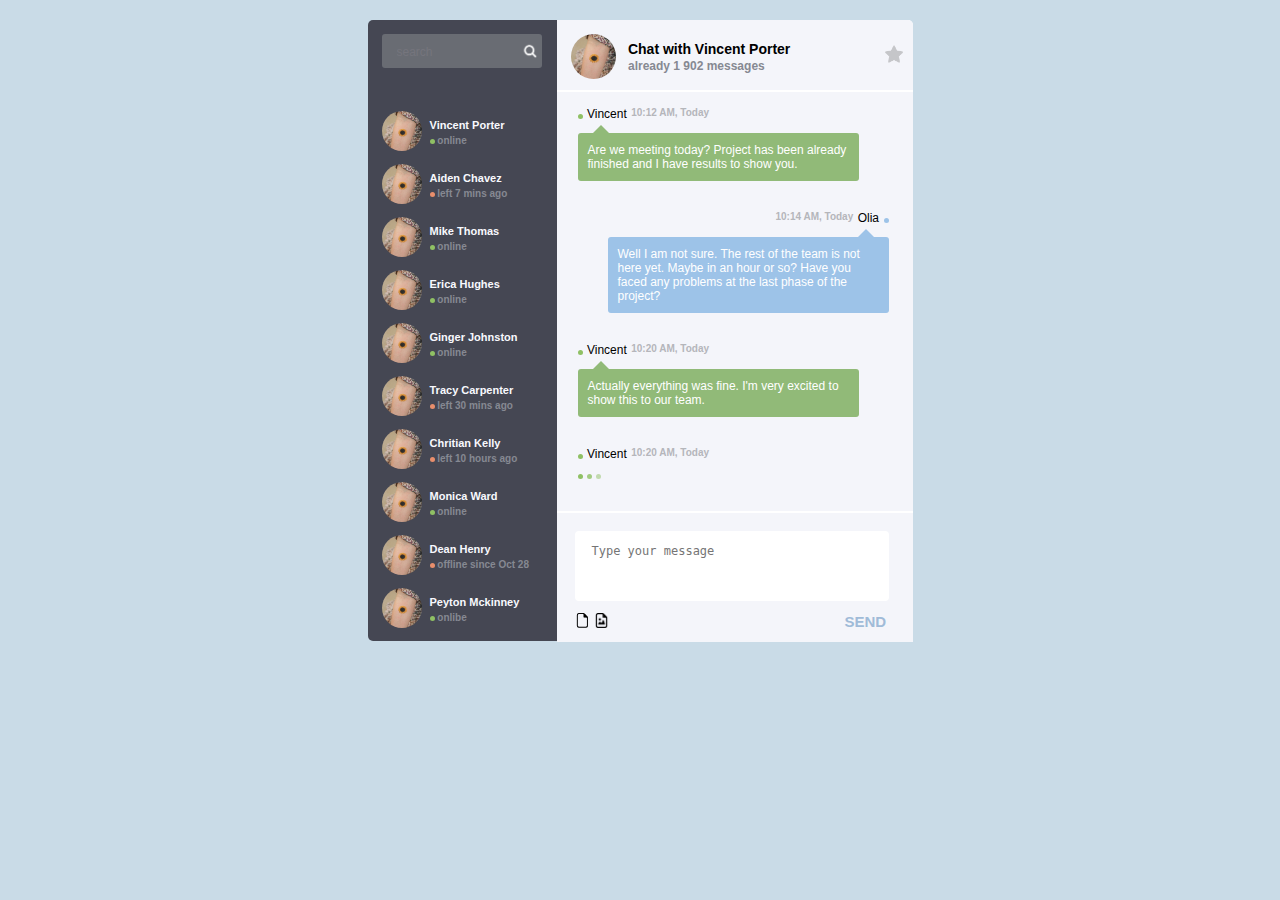
<file: chat-frame/index.html>
<!DOCTYPE html>
<html lang="en">
<head>
    <meta charset="UTF-8">
    <meta name="viewport" content="width=device-width, initial-scale=1.0">
    <link rel="stylesheet" href="style.css">
    <title>Chat Frame</title>
</head>
<body>
    <div class="chat-frame">
        <div class="right-content">
            <div class="search">
                <input type="text" name="search" id="" placeholder="search">
            </div>
            <div class="you-chat">
                <div class="human">
                    <img src="img/832c0a298c41dfe2c4de338bc19a95e2.jpg" alt="">
                    <div class="name">
                        <h1>Vincent Porter</h1>
                        <h2>
                            <span class="status green"></span>
                            online
                        </h2>
                    </div>
                </div>
                <div class="human">
                    <img src="img/832c0a298c41dfe2c4de338bc19a95e2.jpg" alt="">
                    <div class="name">
                        <h1>Aiden Chavez</h1>
                        <h2>
                            <span class="status orange"></span>
                            left 7 mins ago
                        </h2>
                    </div>
                </div>
                <div class="human">
                    <img src="img/832c0a298c41dfe2c4de338bc19a95e2.jpg" alt="">
                    <div class="name">
                        <h1>Mike Thomas</h1>
                        <h2>
                            <span class="status green"></span>
                            online
                        </h2>
                    </div>
                </div>
                <div class="human">
                    <img src="img/832c0a298c41dfe2c4de338bc19a95e2.jpg" alt="">
                    <div class="name">
                        <h1>Erica Hughes</h1>
                        <h2>
                            <span class="status green"></span>
                            online
                        </h2>
                    </div>
                </div>
                <div class="human">
                    <img src="img/832c0a298c41dfe2c4de338bc19a95e2.jpg" alt="">
                    <div class="name">
                        <h1>Ginger Johnston</h1>
                        <h2>
                            <span class="status green"></span>
                            online
                        </h2>
                    </div>
                </div>
                <div class="human">
                    <img src="img/832c0a298c41dfe2c4de338bc19a95e2.jpg" alt="">
                    <div class="name">
                        <h1>Tracy Carpenter</h1>
                        <h2>
                            <span class="status orange"></span>
                            left 30 mins ago
                        </h2>
                    </div>
                </div>
                <div class="human">
                    <img src="img/832c0a298c41dfe2c4de338bc19a95e2.jpg" alt="">
                    <div class="name">
                        <h1>Chritian Kelly</h1>
                        <h2>
                            <span class="status orange"></span>
                            left 10 hours ago
                        </h2>
                    </div>
                </div>
                <div class="human">
                    <img src="img/832c0a298c41dfe2c4de338bc19a95e2.jpg" alt="">
                    <div class="name">
                        <h1>Monica Ward</h1>
                        <h2>
                            <span class="status green"></span>
                            online
                        </h2>
                    </div>
                </div>
                <div class="human">
                    <img src="img/832c0a298c41dfe2c4de338bc19a95e2.jpg" alt="">
                    <div class="name">
                        <h1>Dean Henry</h1>
                        <h2>
                            <span class="status orange"></span>
                            offline since Oct 28
                        </h2>
                    </div>
                </div>
                <div class="human">
                    <img src="img/832c0a298c41dfe2c4de338bc19a95e2.jpg" alt="">
                    <div class="name">
                        <h1>Peyton Mckinney</h1>
                        <h2>
                            <span class="status green"></span>
                            onlibe
                        </h2>
                    </div>
                </div>
            </div>
        </div>
        <div class="left-content">
            <div class="header">
                <img src="img/832c0a298c41dfe2c4de338bc19a95e2.jpg" alt="">
                <div class="human-chat">
                    <p>Chat with Vincent Porter</p>
                    <h2>already 1 902 messages</h2>
                </div>
                <img src="img/star-8-512.png" alt="" class="star">
            </div>
            <div class="messages">
                <div class="you-message">
                    <div class="time-chat">
                        <span class="status green"></span>
                        <p>Vincent</p>
                        <h2>10:12 AM, Today</h2>
                    </div>
                    <div class="triangle"></div>
                    <div class="chat-message">
                        <p>Are we meeting today? Project has been already finished and I have results to show you.</p>
                    </div>  
                </div>     
                <div class="me-message">
                    <div class="time-chat">
                        <h2>10:14 AM, Today</h2>
                        <p>Olia</p>
                        <span class="status blue"></span>
                    </div>
                    <div class="triangle"></div>
                    <div class="chat-message">
                        <p>Well I am not sure. The rest of the team is not here yet. Maybe in an hour or so? Have you faced any problems at the last phase of the project?</p>
                    </div>                  
                </div>
                <div class="you-message">
                    <div class="time-chat">
                        <span class="status green"></span>
                        <p>Vincent</p>
                        <h2>10:20 AM, Today</h2>
                    </div>
                    <div class="triangle"></div>
                    <div class="chat-message">
                        <p>Actually everything was fine. I'm very excited to show this to our team.</p>
                    </div>  
                </div> 
                <div class="you-message">
                    <div class="time-chat">
                        <span class="status green"></span>
                        <p>Vincent</p>
                        <h2>10:20 AM, Today</h2>
                    </div>
                    <div class="chat-message">
                        <span class="status green"></span>
                        <span class="status green"></span>
                        <span class="status green"></span>
                    </div>
                </div>
            </div>
            <div class="footer">
                <div class="text-input-message">
                    <textarea name="textarea" id="" placeholder="Type your message"></textarea>
                </div>
                <div class="img-file">
                    <label for="file">
                        <img src="img/file-icon.png" alt="">
                    </label>
                    <input type="file" name="file" id="file">
                    <label for="img">
                        <img src="img/img-icon.png" alt="">
                    </label>
                    <input type="file" name="img" id="img" accept="image/*">
                </div>
                <a href="">send</a>
            </div>
        </div>
    </div>
</body>
</html>
</file>
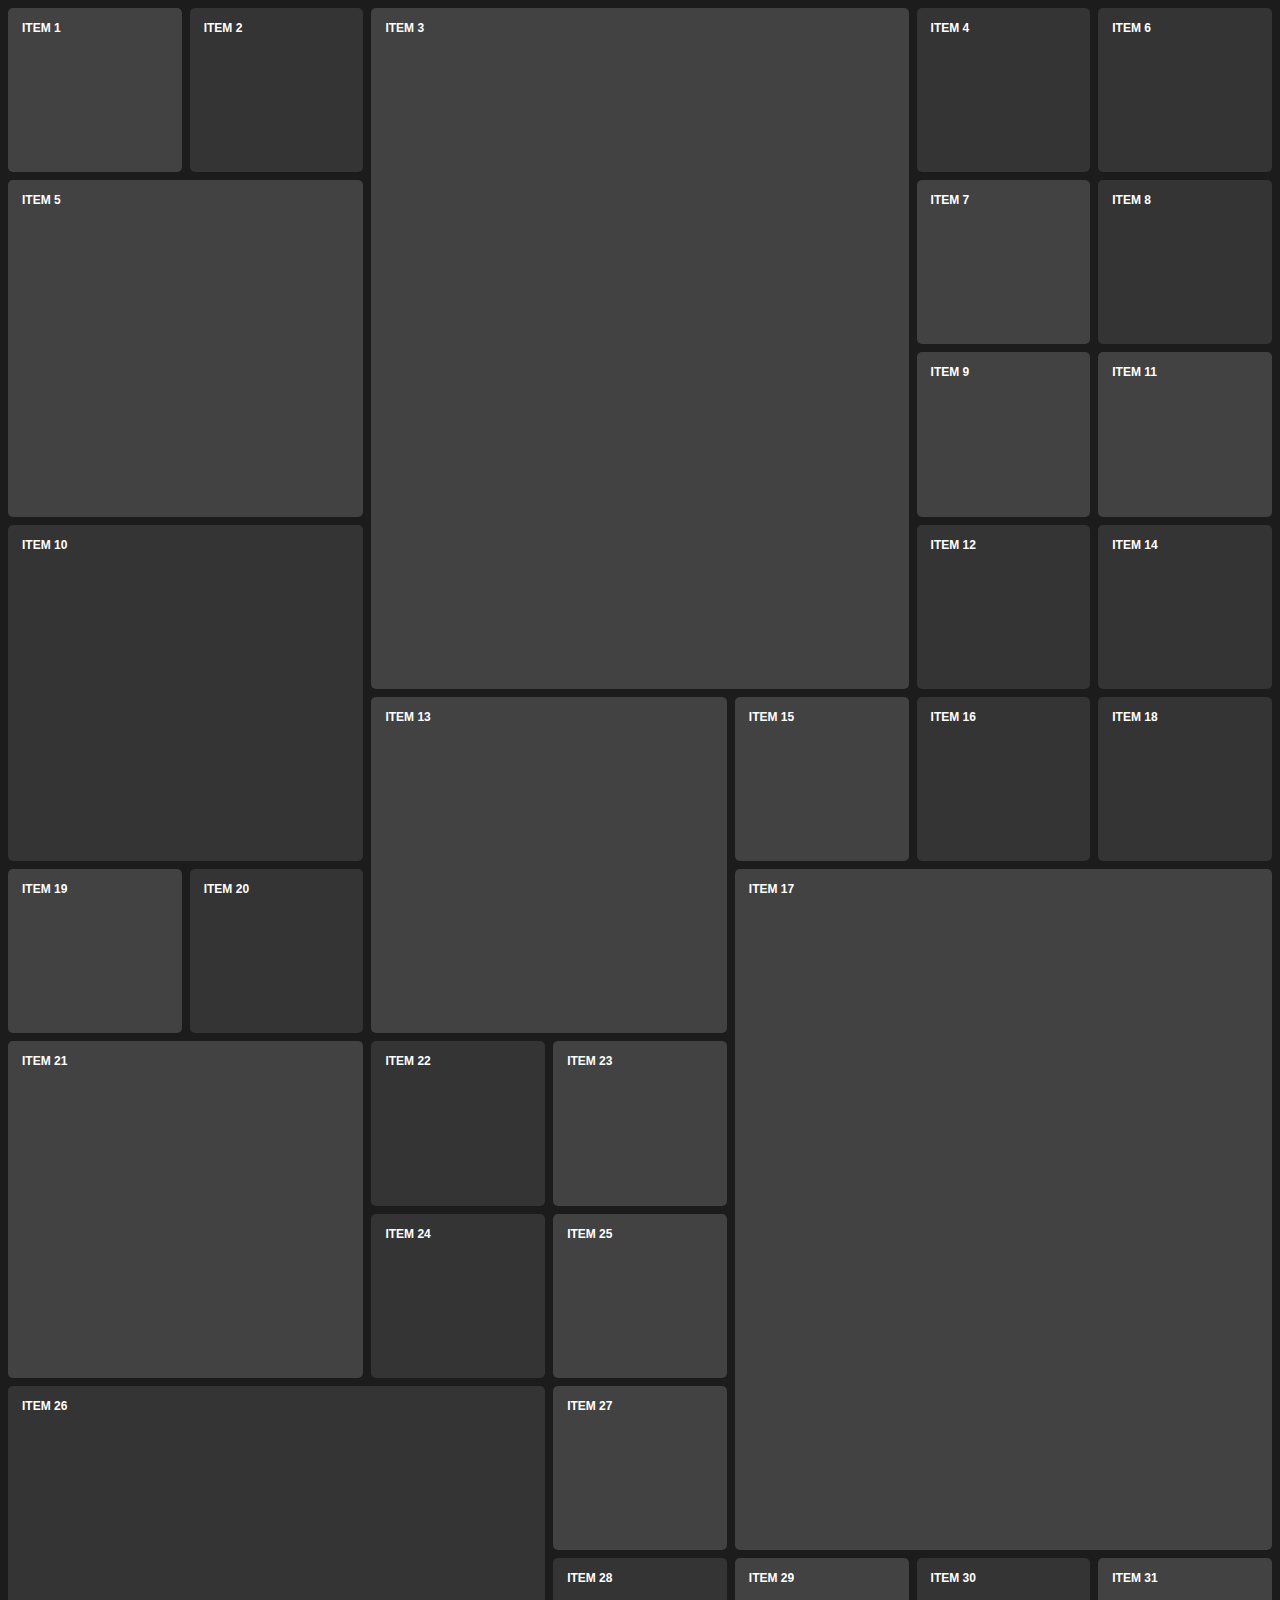
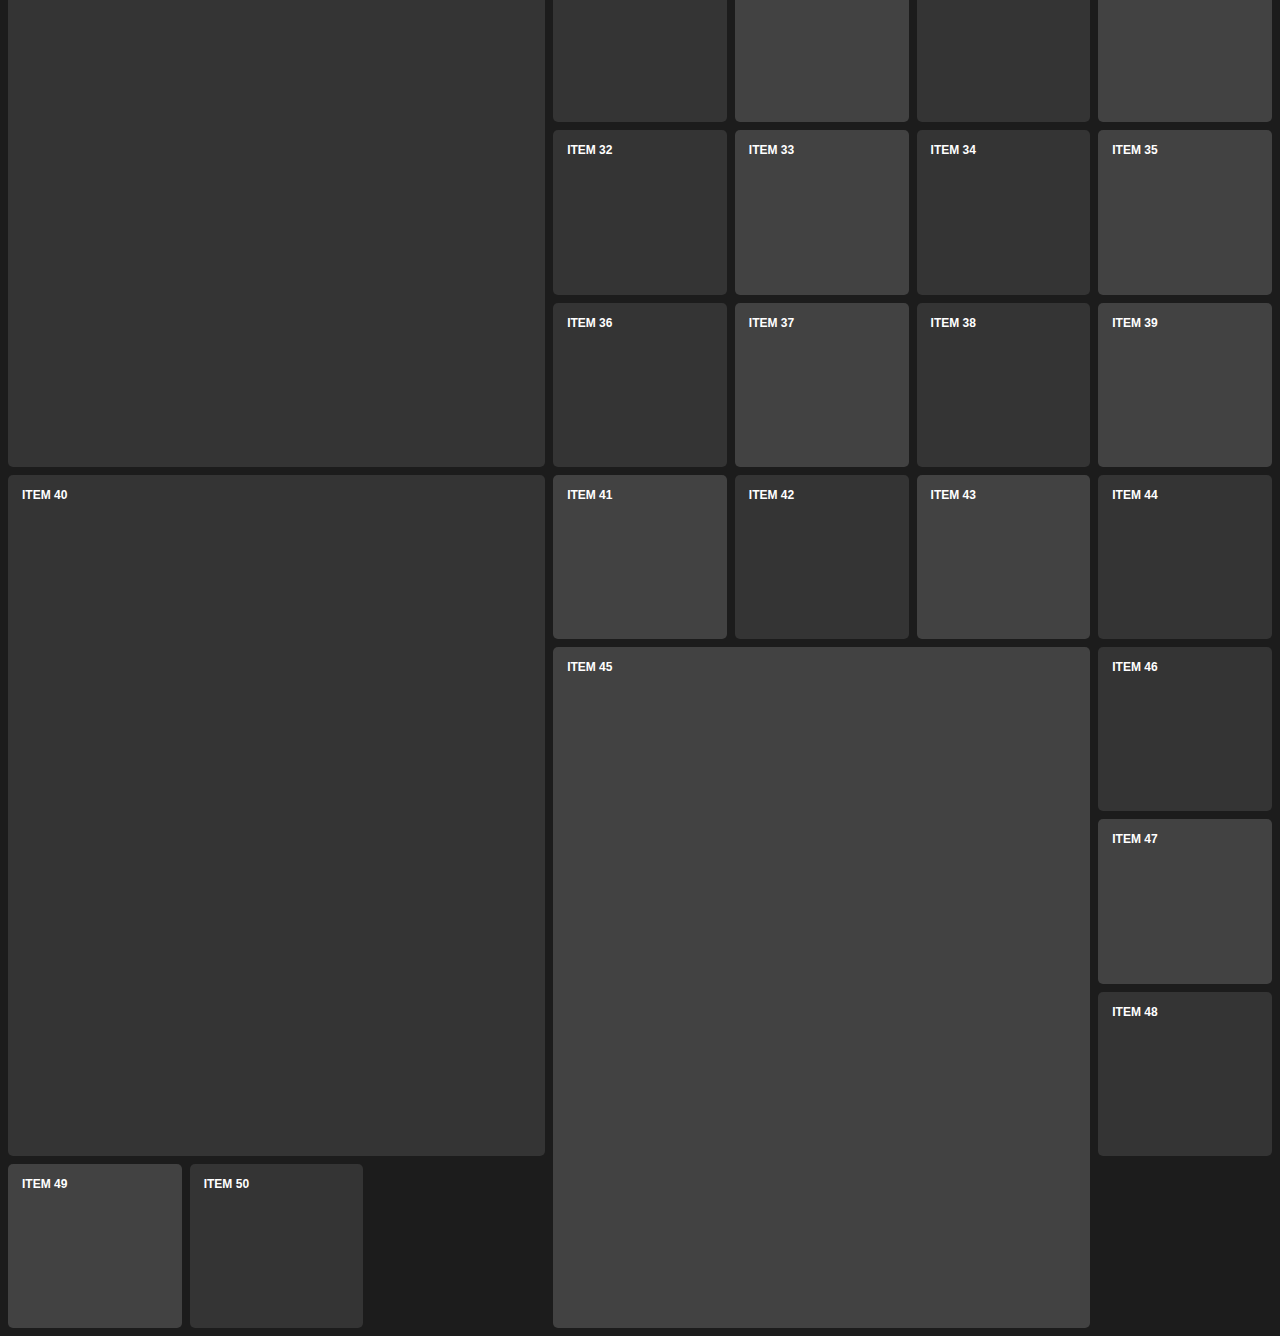
<file: layout/index.html>
<!DOCTYPE html>
<html lang="en">
<head>
    <meta charset="UTF-8">
    <meta name="viewport" content="width=device-width, initial-scale=1.0">
    <link rel="stylesheet" href="style.css">
    <title>Layout</title>
</head>
<body>
    <div class="wrapper">
        <div class="box box-1">item 1</div>
        <div class="box box-2">item 2</div>
        <div class="box box-3">item 3</div>
        <div class="box box-4">item 4</div>
        <div class="box box-5">item 5</div>
        <div class="box box-6">item 6</div>
        <div class="box box-7">item 7</div>
        <div class="box box-8">item 8</div>
        <div class="box box-9">item 9</div>
        <div class="box box-10">item 10</div>
        <div class="box box-11">item 11</div>
        <div class="box box-12">item 12</div>
        <div class="box box-13">item 13</div>
        <div class="box box-14">item 14</div>
        <div class="box box-15">item 15</div>
        <div class="box box-16">item 16</div>
        <div class="box box-17">item 17</div>
        <div class="box box-18">item 18</div>
        <div class="box box-19">item 19</div>
        <div class="box box-20">item 20</div>
        <div class="box box-21">item 21</div>
        <div class="box box-22">item 22</div>
        <div class="box box-23">item 23</div>
        <div class="box box-24">item 24</div>
        <div class="box box-25">item 25</div>
        <div class="box box-26">item 26</div>
        <div class="box box-27">item 27</div>
        <div class="box box-28">item 28</div>
        <div class="box box-29">item 29</div>
        <div class="box box-30">item 30</div>
        <div class="box box-31">item 31</div>
        <div class="box box-32">item 32</div>
        <div class="box box-33">item 33</div>
        <div class="box box-34">item 34</div>
        <div class="box box-35">item 35</div>
        <div class="box box-36">item 36</div>
        <div class="box box-37">item 37</div>
        <div class="box box-38">item 38</div>
        <div class="box box-39">item 39</div>
        <div class="box box-40">item 40</div>
        <div class="box box-41">item 41</div>
        <div class="box box-42">item 42</div>
        <div class="box box-43">item 43</div>
        <div class="box box-44">item 44</div>
        <div class="box box-45">item 45</div>
        <div class="box box-46">item 46</div>
        <div class="box box-47">item 47</div>
        <div class="box box-48">item 48</div>
        <div class="box box-49">item 49</div>
        <div class="box box-50">item 50</div>
    </div>
</body>
</html>
</file>
<file: chat-frame/style.css>
* {
    margin: 0;
    padding: 0;
}

body {
    background: #c9dbe7;
    display: flex;
    justify-content: center;
    font-family: Arial, Helvetica, sans-serif;
}

.chat-frame {
    height: 621px;
    width: 545px;
    display: flex;
    margin-top: 19px;
    border: 1px solid #c9dbe7;
    border-radius: 5px;
    flex-direction: row;
}

.chat-frame .status {
    height: 5px;
    width: 5px;
    border-radius: 50%;
    display: inline-block;
}

.chat-frame .status.green {
    background: #8fc064;
}

.chat-frame .status.orange {
    background: #e88e6c;
} 

.chat-frame .status.blue {
    background: #9dc3e8;
}

.right-content {
    height: 100%;
    width: 189px;
    background: #454753;
    display: inline-block;
    border: none;
    border-top-left-radius: 5px;
    border-bottom-left-radius: 5px;
    font-size: 10px;
}

.right-content .search{
    margin: 14px 30px 30px 14px;
}

.right-content .search input {
    height: 32px;
    width: 144px;
    border: 1px solid transparent;
    border-radius: 3px;
    background: #696c73;
    padding-left: 14px;
    background-image: url(img/ico_search.png);
    background-repeat: no-repeat;
    background-size: 25px;
    background-position: 134px;
}

.right-content .search input::placeholder {
    font-size: 12px;
    color: #75757d;    
}

.right-content .you-chat {
    display: flex;
    flex-wrap: wrap;
    margin-left: 14px;
}

.right-content .you-chat .human{
    display: flex;
    margin-top: 13px;
}

.right-content .you-chat .human img {
    height: 40px;
    width: 40px;
    border-radius: 50%;
}

.right-content .you-chat .human .name {
    margin-left: 8px;
    margin-top: 8px;
}

.right-content .you-chat .human .name h1 {
    font-size: 11px;
    color: #f8f9fe;
    text-transform: none;
    text-align: left;
}

.right-content .you-chat .human .name h2 {
    font-size: 10px;
    text-transform: none;
    margin-top: 4px;
    color: #868992;
}

.left-content {
    height: 100%;
    width: 356px;
    background: white;
    border:  none;
    border-top-right-radius: 5px;
    border-bottom-right-radius: 5px;
}

.left-content .header {
    width: 100%;
    height: 70px;
    display: inline-block;
    background: #f4f5fa;
    vertical-align: top;
    border:  none;
    border-top-right-radius: 5px;
}

.left-content .header img:nth-of-type(1) {
    height: 45px;
    width: 45px;
    border-radius: 50%;
    margin: 14px 0 16px 14px;
    display: inline-block;
    vertical-align: top;
}

.left-content .header .human-chat {
    margin-left: 8px;
    margin-top: 21px;
    display: inline-block;
    vertical-align: top;
}

.left-content .header .human-chat p {
    font-size: 14px;
    color: black;
    font-weight: bold;
}

.left-content .header .human-chat h2 {
    font-size: 12px;
    text-transform: none;
    color: #868992;
    margin-top: 2px;
}

.left-content .header img:nth-of-type(2) {
    height: 18px;
    width: 18px;
    opacity: 0.4;
    margin-top: 25px;
    margin-left: 90px;
}


.left-content .messages {
    width: 100%;
    height: 419px;
    display: inline-block;
    vertical-align: top;
    background: #f4f5fa;
    margin: 2px auto;
}

.left-content .messages .you-message {
    display: inline-block;
    width: 281px;
    margin-left: 21px;
    margin-top: 15px;
    margin-bottom: 15px;
}


.left-content .messages .you-message .time-chat {
    display: inline-block;
    vertical-align: top;
}

.left-content .messages .you-message .time-chat span,
.left-content .messages .you-message .time-chat p,
.left-content .messages .you-message .time-chat h2 {
    display: inline-block;
    vertical-align: top;
}

.left-content .messages .you-message .time-chat span{
    margin-top: 7px;
}

.left-content .messages .you-message .time-chat p {
    font-size: 12px;
    text-transform: none;
}

.left-content .messages .you-message .time-chat h2 {
    font-size: 10px;
    color: #b5b6bb;
    text-transform: none;
}

.left-content .messages .you-message .triangle {
    width: 0;
	height: 0;
	border-style: solid;
	border-width: 0 8px 8px 8px;
    border-color: transparent transparent #91ba78 transparent;
    margin-left:15px;
}

.left-content .messages .you-message .chat-message p {
    font-size: 12px;
    text-transform: none;
    background: #91ba78;
    color: white;
    padding: 10px 10px 10px 10px;
    border: none;    
    border-radius: 3px;
}

.left-content .messages .you-message .chat-message:nth-of-type(2) span:nth-of-type(2) {
    opacity: 0.8;
}

.left-content .messages .you-message .chat-message:nth-of-type(2) span:nth-of-type(3) {
    opacity: 0.5;
}

.left-content .messages .me-message {
    display: inline-block;
    width: 281px;
    margin-left: 51px;
    margin-top: 15px;
    margin-bottom: 15px;
    text-align: right;
}

.left-content .messages .me-message .time-chat {
    display: inline-block;
    vertical-align: top;
}

.left-content .messages .me-message .time-chat span,
.left-content .messages .me-message .time-chat p,
.left-content .messages .me-message .time-chat h2 {
    display: inline-block;
    vertical-align: top;
}

.left-content .messages .me-message .time-chat span{
    margin-top: 7px;
}

.left-content .messages .me-message .time-chat p {
    font-size: 12px;
    text-transform: none;
}

.left-content .messages .me-message .time-chat h2 {
    font-size: 10px;
    color: #b5b6bb;
    text-transform: none;
}

.left-content .messages .me-message .chat-message p {
    display: inline-block;
    text-align: left;
}

.left-content .messages .me-message .triangle {
    width: 0;
	height: 0;
	border-style: solid;
	border-width: 0 8px 8px 8px;
    border-color: transparent transparent #9dc3e8 transparent;
    margin-left:250px;
}

.left-content .messages .me-message .chat-message p {
    font-size: 12px;
    text-transform: none;
    background: #9dc3e8;
    color: white;
    padding: 10px 10px 10px 10px;
    border: none;    
    border-radius: 3px;
}

.left-content .footer {
    width: 100%;
    height: 129px;
    background: #f4f5fa;
}

.left-content .footer img {
    height: 15px;
}

.left-content .footer .text-input-message textarea {
    width: 314px;
    height: 70px;
    resize: none;
    border: none;
    margin-left: 18px;
    margin-top: 18px;
    margin-right: 18px;
    border-radius: 4px;
}

.left-content .footer .text-input-message textarea::placeholder {
    padding-top: 13px;
    padding-left: 17px;
    font-size: 12px;
}

.left-content .footer .img-file {
    display: inline-block;
    vertical-align: top;
    margin-top: 8px;
    margin-left: 18px;
}

.left-content .footer .img-file input {
    display: none;
}

.left-content .footer a {
    text-decoration:none;
	text-transform:uppercase;
	font-weight:bold;
    color: #a0bbd8;
    display: inline-block;
    vertical-align: top;
    margin-left: 231px;
    margin-top: 8px;
    font-size: 15px;
}
</file>
<file: layout/style.css>
* {
    margin: 0;
    padding: 0;
}

body {
    background: #1c1c1c;
}

.wrapper .box-1 {
    grid-area: box-1;
}
.wrapper .box-2 {
    grid-area: box-2;
}
.wrapper .box-3 {
    grid-area: box-3;
}
.wrapper .box-4 {
    grid-area: box-4;
}
.wrapper .box-5 {
    grid-area: box-5;
}
.wrapper .box-6 {
    grid-area: box-6;
}
.wrapper .box-7 {
    grid-area: box-7;
}
.box-8 {
    grid-area: box-8;
}
.wrapper .box-9 {
    grid-area: box-9;
}
.wrapper .box-10 {
    grid-area: box-10;
}
.wrapper .box-11 {
    grid-area: box-11;
}
.wrapper .box-12 {
    grid-area: box-12;
}
.wrapper .box-13 {
    grid-area: box-13;
}
.wrapper .box-14 {
    grid-area: box-14;
}
.wrapper .box-15 {
    grid-area: box-15;
}
.wrapper .box-16 {
    grid-area: box-16;
}
.wrapper .box-17 {
    grid-area: box-17;
}
.wrapper .box-18 {
    grid-area: box-18;
}
.wrapper .box-19 {
    grid-area: box-19;
}
.wrapper .box-20 {
    grid-area: box-20;
}
.wrapper .box-21 {
    grid-area: box-21;
}
.wrapper .box-22 {
    grid-area: box-22;
}
.wrapper .box-23 {
    grid-area: box-23;
}
.wrapper .box-24 {
    grid-area: box-24;
}
.wrapper .box-25 {
    grid-area: box-25;
}
.wrapper .box-26 {
    grid-area: box-26;
}
.wrapper .box-27 {
    grid-area: box-27;
}
.wrapper .box-28 {
    grid-area: box-28;
}
.wrapper .box-29 {
    grid-area: box-29;
}
.wrapper .box-30 {
    grid-area: box-30;
}
.wrapper .box-31 {
    grid-area: box-31;
}
.wrapper .box-32 {
    grid-area: box-32;
}
.wrapper .box-33 {
    grid-area: box-33;
}
.wrapper .box-34 {
    grid-area: box-34;
}
.wrapper .box-35 {
    grid-area: box-35;
}
.wrapper .box-36 {
    grid-area: box-36;
}
.wrapper .box-37 {
    grid-area: box-37;
}
.wrapper .box-38 {
    grid-area: box-38;
}
.wrapper .box-39 {
    grid-area: box-39;
}
.wrapper .box-40 {
    grid-area: box-40;
}
.wrapper .box-41 {
    grid-area: box-41;
}
.wrapper .box-42 {
    grid-area: box-42;
}
.wrapper .box-43 {
    grid-area: box-43;
}
.wrapper .box-44 {
    grid-area: box-44;
}
.wrapper .box-45 {
    grid-area: box-45;
}
.wrapper .box-46 {
    grid-area: box-46;
}
.wrapper .box-47 {
    grid-area: box-47;
}
.wrapper .box-48 {
    grid-area: box-48;
}
.wrapper .box-49 {
    grid-area: box-49;
}
.wrapper .box-50 {
    grid-area: box-50;
}

.wrapper {
    display: grid;
    grid-template-areas:
    'box-1 box-2 box-3 box-3 box-3 box-4 box-6'
    'box-5 box-5 box-3 box-3 box-3 box-7 box-8'
    'box-5 box-5 box-3 box-3 box-3 box-9 box-11'
    'box-10 box-10 box-3 box-3 box-3 box-12 box-14'
    'box-10 box-10 box-13 box-13 box-15 box-16 box-18'
    'box-19 box-20 box-13 box-13 box-17 box-17 box-17'
    'box-21 box-21 box-22 box-23 box-17 box-17 box-17'
    'box-21 box-21 box-24 box-25 box-17 box-17 box-17'
    'box-26 box-26 box-26 box-27 box-17 box-17 box-17'
    'box-26 box-26 box-26 box-28 box-29 box-30 box-31'
    'box-26 box-26 box-26 box-32 box-33 box-34 box-35'
    'box-26 box-26 box-26 box-36 box-37 box-38 box-39'
    'box-40 box-40 box-40 box-41 box-42 box-43 box-44'
    'box-40 box-40 box-40 box-45 box-45 box-45 box-46'
    'box-40 box-40 box-40 box-45 box-45 box-45 box-47'
    'box-40 box-40 box-40 box-45 box-45 box-45 box-48'
    'box-49 box-50 . box-45 box-45 box-45 .';
    grid-gap: 8px;
    background: #1c1c1c;
    color: white;
    height: 2920px;
    margin: 8px;
}

.box {
    background: #424242;
    color: white;
    text-transform: uppercase;
    padding: 12px 0 0 13px;
    font-family: Arial, Helvetica, sans-serif;
    font-size: 12px;
    font-weight: bold;
    border: 1px solid transparent;
    border-radius: 5px;
}

.wrapper .box:nth-of-type(2n) {
    background: #343434;
}
</file>
